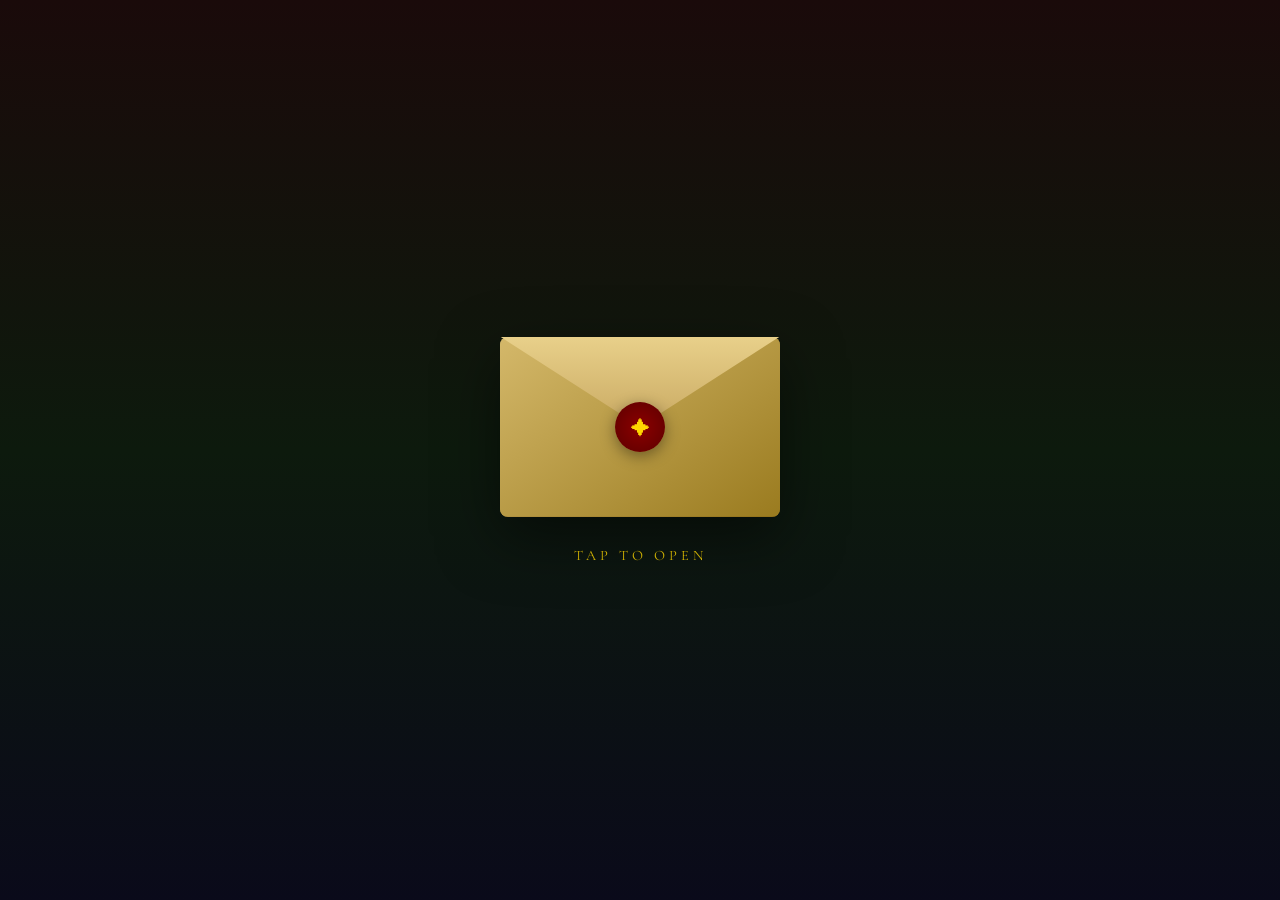
<file: X-mas/index.html>
<!DOCTYPE html>
<html lang="ko">

<head>
    <meta charset="UTF-8">
    <meta name="viewport" content="width=device-width, initial-scale=1.0, maximum-scale=1.0, user-scalable=no">
    <title>AZEL - Christmas & 1st Anniversary</title>
    <link
        href="https://fonts.googleapis.com/css2?family=Noto+Sans+KR:wght@300;400;500;700&family=Playfair+Display:wght@400;500;600;700&family=Great+Vibes&family=Cormorant+Garamond:wght@400;500;600&display=swap"
        rel="stylesheet">
    <style>
        * {
            margin: 0;
            padding: 0;
            box-sizing: border-box;
        }

        body {
            font-family: 'Noto Sans KR', sans-serif;
            background: #030306;
            min-height: 100vh;
            overflow-x: hidden;
            color: #fff;
        }

        /* ============ INTRO VIDEO ============ */
        .intro-screen {
            position: fixed;
            top: 0;
            left: 0;
            width: 100%;
            height: 100%;
            z-index: 10000;
            display: flex;
            flex-direction: column;
            justify-content: center;
            align-items: center;
            background: #000;
            transition: opacity 1s ease, visibility 1s ease;
        }

        .intro-screen.hidden {
            opacity: 0;
            visibility: hidden;
            pointer-events: none;
        }

        .intro-video {
            width: 100%;
            height: 100%;
            object-fit: cover;
            position: absolute;
            top: 0;
            left: 0;
            opacity: 0;
            visibility: hidden;
        }

        .intro-video.playing {
            opacity: 1;
            visibility: visible;
        }

        .intro-video.hidden {
            opacity: 0;
            visibility: hidden;
        }

        .intro-logo {
            position: absolute;
            top: 50%;
            left: 50%;
            transform: translate(-50%, -50%);
            height: 240px;
            width: auto;
            opacity: 0;
            transition: opacity 2s ease;
        }

        .intro-logo.visible {
            opacity: 1;
        }

        .intro-screen.logo-phase {
            background: #fff;
        }

        /* ============ LETTER ENVELOPE ============ */
        .letter-container {
            position: absolute;
            top: 0;
            left: 0;
            width: 100%;
            height: 100%;
            display: flex;
            flex-direction: column;
            justify-content: center;
            align-items: center;
            background: linear-gradient(180deg, #1a0a0a 0%, #0d1a0d 50%, #0a0a1a 100%);
            cursor: pointer;
            opacity: 0;
            visibility: hidden;
            transition: opacity 0.8s ease, visibility 0.8s ease;
        }

        .letter-container.visible {
            opacity: 1;
            visibility: visible;
        }

        .letter-container.hidden {
            opacity: 0;
            visibility: hidden;
            pointer-events: none;
        }

        /* Loading Screen */
        .loading-screen {
            position: absolute;
            top: 0;
            left: 0;
            width: 100%;
            height: 100%;
            display: flex;
            flex-direction: column;
            justify-content: center;
            align-items: center;
            background: #000;
            transition: opacity 0.5s ease, visibility 0.5s ease;
        }

        .loading-screen.hidden {
            opacity: 0;
            visibility: hidden;
        }

        .loading-spinner {
            width: 40px;
            height: 40px;
            border: 2px solid rgba(255, 215, 0, 0.2);
            border-top-color: #ffd700;
            border-radius: 50%;
            animation: spin 1s linear infinite;
        }

        .loading-text {
            margin-top: 15px;
            color: rgba(255, 215, 0, 0.6);
            font-family: 'Cormorant Garamond', serif;
            font-size: 0.8rem;
            letter-spacing: 3px;
        }

        @keyframes spin {
            to {
                transform: rotate(360deg);
            }
        }

        .envelope {
            width: 280px;
            height: 180px;
            position: relative;
            perspective: 1000px;
            margin-bottom: 30px;
            z-index: 10;
        }

        .envelope-back {
            position: absolute;
            width: 100%;
            height: 100%;
            background: linear-gradient(145deg, #c9a962 0%, #8b6914 100%);
            border-radius: 8px;
            box-shadow: 0 20px 60px rgba(0, 0, 0, 0.5);
        }

        .envelope-front {
            position: absolute;
            width: 100%;
            height: 100%;
            background: linear-gradient(145deg, #d4b86a 0%, #9a7b1f 100%);
            border-radius: 8px;
            clip-path: polygon(0 0, 50% 45%, 100% 0, 100% 100%, 0 100%);
        }

        .envelope-flap {
            position: absolute;
            width: 100%;
            height: 90px;
            top: 0;
            background: linear-gradient(180deg, #e8d08a 0%, #c9a962 100%);
            clip-path: polygon(0 0, 50% 100%, 100% 0);
            transform-origin: top center;
            transition: transform 0.6s ease;
            z-index: 2;
        }

        .letter-container:hover .envelope-flap {
            transform: rotateX(30deg);
        }

        .envelope-seal {
            position: absolute;
            top: 50%;
            left: 50%;
            transform: translate(-50%, -50%);
            width: 50px;
            height: 50px;
            background: radial-gradient(circle, #8B0000 0%, #5c0000 100%);
            border-radius: 50%;
            display: flex;
            justify-content: center;
            align-items: center;
            box-shadow: 0 4px 15px rgba(0, 0, 0, 0.4);
            z-index: 3;
        }

        .envelope-seal::after {
            content: '✦';
            color: #ffd700;
            font-size: 1.2rem;
        }

        .letter-text {
            color: rgba(255, 215, 0, 0.8);
            font-family: 'Cormorant Garamond', serif;
            font-size: 0.9rem;
            letter-spacing: 4px;
            text-transform: uppercase;
            animation: pulse-text 2s ease-in-out infinite;
            z-index: 10;
        }

        @keyframes pulse-text {

            0%,
            100% {
                opacity: 0.6;
            }

            50% {
                opacity: 1;
            }
        }

        .snowfall-bg {
            position: absolute;
            width: 100%;
            height: 100%;
            pointer-events: none;
            overflow: hidden;
        }

        .snow-particle {
            position: absolute;
            color: rgba(255, 255, 255, 0.6);
            opacity: 0;
            top: -20px;
            animation: snow-fall-letter 10s linear infinite;
        }

        @keyframes snow-fall-letter {
            0% {
                transform: translateY(0);
                opacity: 0;
            }

            5% {
                opacity: 0.7;
            }

            95% {
                opacity: 0.7;
            }

            100% {
                transform: translateY(calc(100vh + 40px));
                opacity: 0;
            }
        }

        /* ============ OPENING ANIMATION ============ */
        .opening {
            position: fixed;
            top: 0;
            left: 0;
            width: 100%;
            height: 100%;
            z-index: 9999;
            display: flex;
            justify-content: center;
            align-items: center;
            background: #000;
            transition: opacity 1.5s ease, visibility 1.5s ease;
        }

        .opening.hidden {
            opacity: 0;
            visibility: hidden;
            pointer-events: none;
        }

        .brightness-overlay {
            position: absolute;
            top: 0;
            left: 0;
            width: 100%;
            height: 100%;
            background: #000;
            z-index: 5;
            animation: brightnessReveal 3s ease-out forwards;
        }

        @keyframes brightnessReveal {
            0% {
                opacity: 1;
            }

            100% {
                opacity: 0;
            }
        }

        .center-glow {
            position: absolute;
            top: 50%;
            left: 50%;
            transform: translate(-50%, -50%);
            width: 0;
            height: 0;
            background: radial-gradient(circle, rgba(255, 215, 0, 0.3) 0%, rgba(255, 215, 0, 0.1) 30%, transparent 70%);
            border-radius: 50%;
            z-index: 4;
            animation: glowExpand 3s ease-out forwards;
        }

        @keyframes glowExpand {
            0% {
                width: 0;
                height: 0;
                opacity: 0;
            }

            30% {
                opacity: 1;
            }

            100% {
                width: 150vmax;
                height: 150vmax;
                opacity: 1;
            }
        }

        .light-rays {
            position: absolute;
            top: 50%;
            left: 50%;
            transform: translate(-50%, -50%);
            width: 200vmax;
            height: 200vmax;
            z-index: 3;
            opacity: 0;
            animation: raysAppear 2s ease-out 1s forwards;
        }

        @keyframes raysAppear {
            0% {
                opacity: 0;
                transform: translate(-50%, -50%) scale(0.5);
            }

            100% {
                opacity: 1;
                transform: translate(-50%, -50%) scale(1);
            }
        }

        .light-ray {
            position: absolute;
            top: 50%;
            left: 50%;
            width: 2px;
            height: 50%;
            background: linear-gradient(to top, rgba(255, 215, 0, 0.2) 0%, transparent 100%);
            transform-origin: bottom center;
        }

        .vignette {
            position: absolute;
            top: 0;
            left: 0;
            width: 100%;
            height: 100%;
            background: radial-gradient(ellipse at center, transparent 0%, #000 100%);
            z-index: 6;
            animation: vignetteFade 4s ease-out forwards;
        }

        @keyframes vignetteFade {
            0% {
                opacity: 1;
                background: radial-gradient(ellipse at center, transparent 0%, #000 70%);
            }

            100% {
                opacity: 0.3;
                background: radial-gradient(ellipse at center, transparent 30%, #000 100%);
            }
        }

        .stars {
            position: absolute;
            width: 100%;
            height: 100%;
        }

        .star {
            position: absolute;
            width: 2px;
            height: 2px;
            background: #fff;
            border-radius: 50%;
            animation: twinkle 3s ease-in-out infinite;
        }

        @keyframes twinkle {

            0%,
            100% {
                opacity: 0.2;
            }

            50% {
                opacity: 1;
            }
        }

        .golden-dust {
            position: absolute;
            width: 100%;
            height: 100%;
            pointer-events: none;
        }

        .dust {
            position: absolute;
            width: 3px;
            height: 3px;
            background: #ffd700;
            border-radius: 50%;
            opacity: 0;
            animation: dustFloat 8s ease-in-out infinite;
        }

        @keyframes dustFloat {
            0% {
                transform: translateY(100vh) scale(0);
                opacity: 0;
            }

            20% {
                opacity: 0.8;
            }

            80% {
                opacity: 0.8;
            }

            100% {
                transform: translateY(-100px) scale(1);
                opacity: 0;
            }
        }

        .opening-content {
            text-align: center;
            z-index: 10;
        }

        .opening-subtitle {
            font-family: 'Cormorant Garamond', serif;
            font-size: 1rem;
            letter-spacing: 8px;
            color: rgba(255, 215, 0, 0.8);
            text-transform: uppercase;
            opacity: 0;
            animation: fadeUp 1s ease-out 0.5s forwards;
        }

        .opening-title {
            font-family: 'Great Vibes', cursive;
            font-size: 3.5rem;
            color: #fff;
            margin: 15px 0;
            opacity: 0;
            animation: fadeUp 1s ease-out 1s forwards;
            text-shadow: 0 0 40px rgba(255, 215, 0, 0.3);
        }

        .opening-year {
            font-family: 'Playfair Display', serif;
            font-size: 5rem;
            font-weight: 700;
            background: linear-gradient(180deg, #ffd700 0%, #b8860b 100%);
            -webkit-background-clip: text;
            background-clip: text;
            color: transparent;
            opacity: 0;
            animation: fadeUp 1s ease-out 1.5s forwards;
            line-height: 1;
        }

        .opening-brand {
            font-family: 'Playfair Display', serif;
            font-size: 2rem;
            letter-spacing: 15px;
            color: #ffd700;
            margin-top: 20px;
            opacity: 0;
            animation: fadeUp 1s ease-out 2s forwards;
        }

        @keyframes fadeUp {
            from {
                opacity: 0;
                transform: translateY(30px);
            }

            to {
                opacity: 1;
                transform: translateY(0);
            }
        }

        .opening-btn {
            margin-top: 50px;
            padding: 18px 50px;
            background: transparent;
            border: 1px solid rgba(255, 215, 0, 0.5);
            color: #ffd700;
            font-size: 0.9rem;
            letter-spacing: 5px;
            cursor: pointer;
            opacity: 0;
            animation: fadeUp 1s ease-out 2.5s forwards;
            transition: all 0.4s ease;
        }

        .opening-btn:hover {
            background: rgba(255, 215, 0, 0.1);
            border-color: #ffd700;
            box-shadow: 0 0 30px rgba(255, 215, 0, 0.2);
        }

        /* ============ INVITATION CARD ============ */
        .invitation-wrapper {
            min-height: 100vh;
            display: flex;
            justify-content: center;
            align-items: center;
            padding: 40px 20px;
            background:
                radial-gradient(ellipse at top, rgba(139, 69, 19, 0.1) 0%, transparent 50%),
                radial-gradient(ellipse at bottom, rgba(0, 100, 0, 0.1) 0%, transparent 50%),
                #030306;
        }

        .invitation-card {
            width: 100%;
            max-width: 420px;
            background: linear-gradient(180deg, rgba(20, 20, 25, 0.98) 0%, rgba(15, 15, 18, 1) 100%);
            border: 1px solid rgba(255, 215, 0, 0.2);
            border-radius: 3px;
            position: relative;
            overflow: hidden;
            z-index: 10;
        }

        .corner {
            position: absolute;
            width: 80px;
            height: 80px;
            pointer-events: none;
        }

        .corner-tl {
            top: 0;
            left: 0;
            border-top: 2px solid #b8860b;
            border-left: 2px solid #b8860b;
        }

        .corner-tr {
            top: 0;
            right: 0;
            border-top: 2px solid #b8860b;
            border-right: 2px solid #b8860b;
        }

        .corner-bl {
            bottom: 0;
            left: 0;
            border-bottom: 2px solid #b8860b;
            border-left: 2px solid #b8860b;
        }

        .corner-br {
            bottom: 0;
            right: 0;
            border-bottom: 2px solid #b8860b;
            border-right: 2px solid #b8860b;
        }

        .inner-border {
            position: absolute;
            top: 15px;
            left: 15px;
            right: 15px;
            bottom: 15px;
            border: 1px solid rgba(255, 215, 0, 0.15);
            pointer-events: none;
        }

        .card-content {
            padding: 40px 30px;
            text-align: center;
            position: relative;
        }

        .card-header {
            margin-bottom: 25px;
        }

        .card-label {
            font-family: 'Cormorant Garamond', serif;
            font-size: 0.75rem;
            letter-spacing: 5px;
            color: rgba(255, 215, 0, 0.7);
            text-transform: uppercase;
            margin-bottom: 10px;
        }

        .card-title {
            font-family: 'Great Vibes', cursive;
            font-size: 2.2rem;
            color: #fff;
            line-height: 1.2;
            margin-bottom: 6px;
        }

        .card-brand {
            display: flex;
            align-items: center;
            justify-content: center;
            gap: 8px;
            margin-top: 10px;
        }

        .card-brand-text {
            font-family: 'Great Vibes', cursive;
            font-size: 2rem;
            color: #fff;
            text-shadow: 0 0 40px rgba(255, 215, 0, 0.3);
        }

        .card-brand-logo {
            height: 56px;
            width: auto;
            filter: drop-shadow(0 0 15px rgba(255, 215, 0, 0.3));
        }

        .anniversary-inline {
            display: flex;
            align-items: baseline;
            justify-content: center;
            gap: 6px;
            margin-top: 10px;
        }

        .anniversary-num-small {
            font-family: 'Playfair Display', serif;
            font-size: 2rem;
            font-weight: 600;
            background: linear-gradient(180deg, #ffd700 0%, #b8860b 100%);
            -webkit-background-clip: text;
            background-clip: text;
            color: transparent;
        }

        .anniversary-text-small {
            font-family: 'Cormorant Garamond', serif;
            font-size: 0.9rem;
            letter-spacing: 3px;
            color: rgba(255, 215, 0, 0.8);
            text-transform: uppercase;
        }

        .divider {
            display: flex;
            align-items: center;
            justify-content: center;
            gap: 12px;
            margin: 25px 0;
        }

        .divider-line {
            width: 50px;
            height: 1px;
            background: linear-gradient(90deg, transparent, rgba(255, 215, 0, 0.5), transparent);
        }

        .divider-icon {
            color: #b8860b;
            font-size: 0.7rem;
        }

        .message-section {
            margin-bottom: 25px;
        }

        .message-text {
            font-size: 0.85rem;
            color: rgba(255, 255, 255, 0.7);
            line-height: 1.8;
            font-weight: 300;
        }

        .message-text .highlight {
            color: #ffd700;
            font-weight: 500;
        }

        .event-info {
            background: rgba(255, 215, 0, 0.05);
            border: 1px solid rgba(255, 215, 0, 0.15);
            padding: 18px;
            margin-bottom: 20px;
        }

        .event-label {
            font-family: 'Cormorant Garamond', serif;
            font-size: 0.65rem;
            letter-spacing: 3px;
            color: rgba(255, 215, 0, 0.6);
            text-transform: uppercase;
            margin-bottom: 8px;
        }

        .event-date {
            font-family: 'Playfair Display', serif;
            font-size: 1.1rem;
            color: #ffd700;
            letter-spacing: 1px;
        }

        .card-footer {
            padding-top: 15px;
        }

        .footer-text {
            font-size: 0.65rem;
            color: rgba(255, 255, 255, 0.3);
            letter-spacing: 2px;
        }

        /* ============ CHRISTMAS ORNAMENTS ============ */
        .ornaments-container {
            position: fixed;
            top: 0;
            left: 0;
            width: 100%;
            height: 100%;
            pointer-events: none;
            z-index: 15;
            overflow: hidden;
        }

        .ornament {
            position: absolute;
            top: -10px;
            animation: ornamentSwing 3s ease-in-out infinite;
        }

        .ornament-string {
            width: 2px;
            height: 40px;
            background: linear-gradient(180deg, rgba(255, 215, 0, 0.3) 0%, rgba(255, 215, 0, 0.6) 100%);
            margin: 0 auto;
        }

        .ornament-ball {
            width: 35px;
            height: 35px;
            border-radius: 50%;
            position: relative;
            box-shadow:
                inset -5px -5px 15px rgba(0, 0, 0, 0.3),
                inset 5px 5px 15px rgba(255, 255, 255, 0.2),
                0 5px 15px rgba(0, 0, 0, 0.3);
        }

        .ornament-ball::before {
            content: '';
            position: absolute;
            top: 5px;
            left: 8px;
            width: 8px;
            height: 8px;
            background: rgba(255, 255, 255, 0.4);
            border-radius: 50%;
        }

        .ornament-ball::after {
            content: '';
            position: absolute;
            top: -8px;
            left: 50%;
            transform: translateX(-50%);
            width: 12px;
            height: 10px;
            background: #ffd700;
            border-radius: 3px 3px 0 0;
        }

        .ornament-1 {
            left: 5%;
            animation-delay: 0s;
        }

        .ornament-2 {
            right: 8%;
            animation-delay: 0.5s;
        }

        .ornament-3 {
            left: 15%;
            animation-delay: 1s;
        }

        .ornament-4 {
            right: 3%;
            animation-delay: 1.5s;
        }

        .ornament-5 {
            left: 25%;
            animation-delay: 0.3s;
        }

        .ornament-6 {
            right: 20%;
            animation-delay: 0.8s;
        }

        .ornament-1 .ornament-ball {
            background: radial-gradient(circle at 30% 30%, #ff6b6b 0%, #c0392b 100%);
        }

        .ornament-2 .ornament-ball {
            background: radial-gradient(circle at 30% 30%, #ffd700 0%, #b8860b 100%);
        }

        .ornament-3 .ornament-ball {
            background: radial-gradient(circle at 30% 30%, #2ecc71 0%, #1a5c38 100%);
        }

        .ornament-4 .ornament-ball {
            background: radial-gradient(circle at 30% 30%, #9b59b6 0%, #5b2c6f 100%);
        }

        .ornament-5 .ornament-ball {
            background: radial-gradient(circle at 30% 30%, #3498db 0%, #1a5276 100%);
        }

        .ornament-6 .ornament-ball {
            background: radial-gradient(circle at 30% 30%, #e74c3c 0%, #922b21 100%);
        }

        .ornament-1 .ornament-string {
            height: 50px;
        }

        .ornament-2 .ornament-string {
            height: 35px;
        }

        .ornament-3 .ornament-string {
            height: 60px;
        }

        .ornament-4 .ornament-string {
            height: 45px;
        }

        .ornament-5 .ornament-string {
            height: 70px;
        }

        .ornament-6 .ornament-string {
            height: 55px;
        }

        @keyframes ornamentSwing {

            0%,
            100% {
                transform: rotate(-3deg);
            }

            50% {
                transform: rotate(3deg);
            }
        }

        /* ============ FLOOR IMAGE ============ */
        .floor-container {
            position: fixed;
            bottom: 0;
            left: 0;
            width: 100%;
            height: auto;
            pointer-events: none;
            z-index: 15;
        }

        .floor-container img {
            width: 100%;
            height: auto;
            display: block;
        }

        /* Snow Effect */
        .snow-container {
            position: fixed;
            width: 100%;
            height: 100%;
            pointer-events: none;
            z-index: 100;
            overflow: hidden;
        }

        .snowflake {
            position: absolute;
            color: #fff;
            opacity: 0;
            animation: snowFall linear infinite;
        }

        @keyframes snowFall {
            0% {
                transform: translateY(-10px) rotate(0deg);
                opacity: 0;
            }

            10% {
                opacity: 0.6;
            }

            90% {
                opacity: 0.6;
            }

            100% {
                transform: translateY(100vh) rotate(360deg);
                opacity: 0;
            }
        }

        /* Music Control Button */
        .music-btn {
            position: fixed;
            bottom: 20px;
            right: 20px;
            width: 50px;
            height: 50px;
            border-radius: 50%;
            background: rgba(255, 215, 0, 0.2);
            border: 1px solid rgba(255, 215, 0, 0.5);
            color: #ffd700;
            font-size: 1.3rem;
            cursor: pointer;
            z-index: 1000;
            display: flex;
            align-items: center;
            justify-content: center;
            transition: all 0.3s ease;
            backdrop-filter: blur(10px);
        }

        .music-btn:hover {
            background: rgba(255, 215, 0, 0.3);
            transform: scale(1.1);
        }

        .music-btn.playing {
            animation: pulse 1s ease-in-out infinite;
        }

        @keyframes pulse {

            0%,
            100% {
                box-shadow: 0 0 0 0 rgba(255, 215, 0, 0.4);
            }

            50% {
                box-shadow: 0 0 20px 5px rgba(255, 215, 0, 0.3);
            }
        }

        /* Responsive */
        @media (max-width: 400px) {
            .card-content {
                padding: 50px 25px;
            }

            .opening-title {
                font-size: 2.8rem;
            }

            .opening-year {
                font-size: 4rem;
            }

            .card-title {
                font-size: 2.3rem;
            }
        }
    </style>
</head>

<body>
    <!-- Intro Video Screen -->
    <div class="intro-screen" id="introScreen">
        <!-- Loading Screen -->
        <div class="loading-screen" id="loadingScreen">
            <div class="loading-spinner"></div>
            <p class="loading-text">Loading...</p>
        </div>

        <!-- Letter Envelope (Click to Start) -->
        <div class="letter-container" id="letterContainer">
            <div class="snowfall-bg" id="letterSnow"></div>
            <div class="envelope">
                <div class="envelope-back"></div>
                <div class="envelope-front"></div>
                <div class="envelope-flap"></div>
                <div class="envelope-seal"></div>
            </div>
            <p class="letter-text">Tap to Open</p>
        </div>

        <!-- Video (plays after envelope click) -->
        <video class="intro-video" id="introVideo" playsinline preload="auto">
            <source src="intro.mp4" type="video/mp4">
        </video>
        <img src="Azel_clogo.png" alt="AZEL" class="intro-logo" id="introLogo">
    </div>

    <!-- Christmas Ornaments -->
    <div class="ornaments-container" id="ornamentsContainer">
        <div class="ornament ornament-1">
            <div class="ornament-string"></div>
            <div class="ornament-ball"></div>
        </div>
        <div class="ornament ornament-2">
            <div class="ornament-string"></div>
            <div class="ornament-ball"></div>
        </div>
        <div class="ornament ornament-3">
            <div class="ornament-string"></div>
            <div class="ornament-ball"></div>
        </div>
        <div class="ornament ornament-4">
            <div class="ornament-string"></div>
            <div class="ornament-ball"></div>
        </div>
        <div class="ornament ornament-5">
            <div class="ornament-string"></div>
            <div class="ornament-ball"></div>
        </div>
        <div class="ornament ornament-6">
            <div class="ornament-string"></div>
            <div class="ornament-ball"></div>
        </div>
    </div>

    <!-- Snow -->
    <div class="snow-container" id="snowContainer"></div>

    <!-- Floor -->
    <div class="floor-container">
        <img src="snow.png" alt="Snow Floor">
    </div>

    <!-- Background Music -->
    <audio id="bgMusic" loop preload="auto">
        <source src="jingle_bell.mp3" type="audio/mpeg">
    </audio>

    <!-- Music Control Button -->
    <button class="music-btn" id="musicBtn" title="음악 재생/정지">🔇</button>

    <!-- Opening Animation -->
    <div class="opening" id="opening">
        <div class="brightness-overlay"></div>
        <div class="vignette"></div>
        <div class="center-glow"></div>
        <div class="light-rays" id="lightRays"></div>
        <div class="stars" id="stars"></div>
        <div class="golden-dust" id="goldenDust"></div>

        <div class="opening-content">
            <p class="opening-subtitle">You're Invited</p>
            <h1 class="opening-title">Merry Christmas</h1>
            <p class="opening-year">2024</p>
            <p class="opening-brand">AZEL</p>
            <button class="opening-btn" onclick="openInvitation()">OPEN</button>
        </div>
    </div>

    <!-- Invitation Card -->
    <div class="invitation-wrapper">
        <div class="invitation-card">
            <div class="corner corner-tl"></div>
            <div class="corner corner-tr"></div>
            <div class="corner corner-bl"></div>
            <div class="corner corner-br"></div>
            <div class="inner-border"></div>

            <div class="card-content">
                <div class="card-header">
                    <p class="card-label">Invitation</p>
                    <h1 class="card-title">Merry Christmas</h1>
                    <div class="card-brand">
                        <span class="card-brand-text">&</span>
                        <img src="azel_white.png" alt="AZEL" class="card-brand-logo">
                    </div>
                    <div class="anniversary-inline">
                        <span class="anniversary-num-small">1</span>
                        <span class="anniversary-text-small">st Anniversary</span>
                    </div>
                </div>

                <div class="divider">
                    <span class="divider-line"></span>
                    <span class="divider-icon">✦</span>
                    <span class="divider-line"></span>
                </div>

                <div class="message-section">
                    <p class="message-text">
                        소중한 고객님께<br><br>
                        여러분의 사랑 덕분에<br>
                        <span class="highlight">첫 번째 크리스마스</span>와<br>
                        <span class="highlight">1주년</span>을 맞이하게 되었습니다.<br><br>
                        감사의 마음을 담아<br>
                        특별한 이벤트에 초대합니다.
                    </p>
                </div>

                <div class="event-info">
                    <p class="event-label">Event Period</p>
                    <p class="event-date">2024. 12. 20 — 12. 25</p>
                </div>

                <div class="card-footer">
                    <p class="footer-text">WITH LOVE, AZEL</p>
                </div>
            </div>
        </div>
    </div>

    <script>
        // Open Invitation
        function openInvitation() {
            document.getElementById('opening').classList.add('hidden');
            playMusicOnOpen();
        }

        // Create Light Rays
        function createLightRays() {
            const container = document.getElementById('lightRays');
            for (let i = 0; i < 12; i++) {
                const ray = document.createElement('div');
                ray.className = 'light-ray';
                ray.style.transform = `rotate(${i * 30}deg)`;
                container.appendChild(ray);
            }
        }

        // Create Stars
        function createStars() {
            const container = document.getElementById('stars');
            for (let i = 0; i < 80; i++) {
                const star = document.createElement('div');
                star.className = 'star';
                star.style.left = Math.random() * 100 + '%';
                star.style.top = Math.random() * 100 + '%';
                star.style.animationDelay = Math.random() * 3 + 's';
                star.style.width = Math.random() * 2 + 1 + 'px';
                star.style.height = star.style.width;
                container.appendChild(star);
            }
        }

        // Create Golden Dust
        function createGoldenDust() {
            const container = document.getElementById('goldenDust');
            for (let i = 0; i < 30; i++) {
                const dust = document.createElement('div');
                dust.className = 'dust';
                dust.style.left = Math.random() * 100 + '%';
                dust.style.animationDelay = Math.random() * 8 + 's';
                dust.style.animationDuration = (Math.random() * 4 + 6) + 's';
                container.appendChild(dust);
            }
        }

        // Create Snow
        function createSnow() {
            const container = document.getElementById('snowContainer');
            const snowflakes = ['❄', '❅', '❆'];

            setInterval(() => {
                const snow = document.createElement('div');
                snow.className = 'snowflake';
                snow.textContent = snowflakes[Math.floor(Math.random() * snowflakes.length)];
                snow.style.left = Math.random() * 100 + '%';
                snow.style.fontSize = (Math.random() * 10 + 8) + 'px';
                snow.style.animationDuration = (Math.random() * 5 + 8) + 's';
                container.appendChild(snow);

                setTimeout(() => snow.remove(), 13000);
            }, 400);
        }

        // Auto open after 8 seconds
        setTimeout(() => {
            if (!document.getElementById('opening').classList.contains('hidden')) {
                openInvitation();
            }
        }, 8000);

        // Initialize
        document.addEventListener('DOMContentLoaded', () => {
            createLightRays();
            createStars();
            createGoldenDust();
            createSnow();
            initMusicControl();
            initIntroVideo();
        });

        // Intro Video Control
        function initIntroVideo() {
            const video = document.getElementById('introVideo');
            const logo = document.getElementById('introLogo');
            const introScreen = document.getElementById('introScreen');
            const letterContainer = document.getElementById('letterContainer');
            const loadingScreen = document.getElementById('loadingScreen');
            const music = document.getElementById('bgMusic');

            // Create snow for letter screen
            createLetterSnow();

            // Function to show letter envelope
            function showLetterEnvelope() {
                if (!letterContainer.classList.contains('visible')) {
                    loadingScreen.classList.add('hidden');
                    letterContainer.classList.add('visible');
                }
            }

            // Multiple fallback strategies for mobile compatibility
            // 1. canplaythrough (desktop)
            video.addEventListener('canplaythrough', showLetterEnvelope, { once: true });

            // 2. loadeddata (works better on some mobile)
            video.addEventListener('loadeddata', showLetterEnvelope, { once: true });

            // 3. loadedmetadata (minimal but enough to start)
            video.addEventListener('loadedmetadata', showLetterEnvelope, { once: true });

            // 4. Fallback: if already loaded
            if (video.readyState >= 1) {
                showLetterEnvelope();
            }

            // 5. Ultimate fallback: timeout after 3 seconds
            setTimeout(showLetterEnvelope, 3000);

            // Click envelope to start video
            letterContainer.addEventListener('click', () => {
                // Hide envelope
                letterContainer.classList.remove('visible');
                letterContainer.classList.add('hidden');
                // Show and play video
                video.classList.add('playing');
                video.play();

                // Mobile: Prime audio on user interaction
                // This allows music to play later even on mobile
                music.load();
                // Try to play immediately (will be paused when video has audio)
                // This "unlocks" the audio on mobile browsers
                music.volume = 0;
                music.play().then(() => {
                    music.pause();
                    music.currentTime = 0;
                    music.volume = 1;
                }).catch(() => { });
            });

            // Start music 0.5s before video ends
            let musicStarted = false;
            video.addEventListener('timeupdate', () => {
                if (!musicStarted && video.duration - video.currentTime <= 0.5) {
                    musicStarted = true;
                    music.play().catch(e => console.log('Autoplay blocked:', e));
                }
            });

            // When video ends
            video.addEventListener('ended', () => {
                // Hide video and change to white background
                video.classList.remove('playing');
                video.classList.add('hidden');
                introScreen.classList.add('logo-phase');

                // Show logo with fade in
                setTimeout(() => {
                    logo.classList.add('visible');
                }, 100);

                // After 2 seconds, transition to opening screen
                setTimeout(() => {
                    introScreen.classList.add('hidden');
                }, 2200);
            });
        }

        // Create snow effect for letter screen
        function createLetterSnow() {
            const container = document.getElementById('letterSnow');
            const snowflakes = ['❄', '❅', '❆', '•'];

            for (let i = 0; i < 30; i++) {
                const snow = document.createElement('div');
                snow.className = 'snow-particle';
                snow.textContent = snowflakes[Math.floor(Math.random() * snowflakes.length)];
                snow.style.left = Math.random() * 100 + '%';
                snow.style.fontSize = (Math.random() * 8 + 6) + 'px';
                snow.style.animationDuration = (Math.random() * 5 + 8) + 's';
                snow.style.animationDelay = (Math.random() * 5) + 's';
                container.appendChild(snow);
            }
        }

        // Music Control
        function initMusicControl() {
            const music = document.getElementById('bgMusic');
            const btn = document.getElementById('musicBtn');

            btn.addEventListener('click', toggleMusic);

            // Update button state
            music.addEventListener('play', () => {
                btn.textContent = '🔊';
                btn.classList.add('playing');
            });

            music.addEventListener('pause', () => {
                btn.textContent = '🔇';
                btn.classList.remove('playing');
            });
        }

        function toggleMusic() {
            const music = document.getElementById('bgMusic');
            if (music.paused) {
                music.play().catch(e => console.log('Autoplay blocked:', e));
            } else {
                music.pause();
            }
        }

        // Play music when opening invitation
        function playMusicOnOpen() {
            const music = document.getElementById('bgMusic');
            music.play().catch(e => console.log('Autoplay blocked:', e));
        }
    </script>
</body>

</html>
</file>
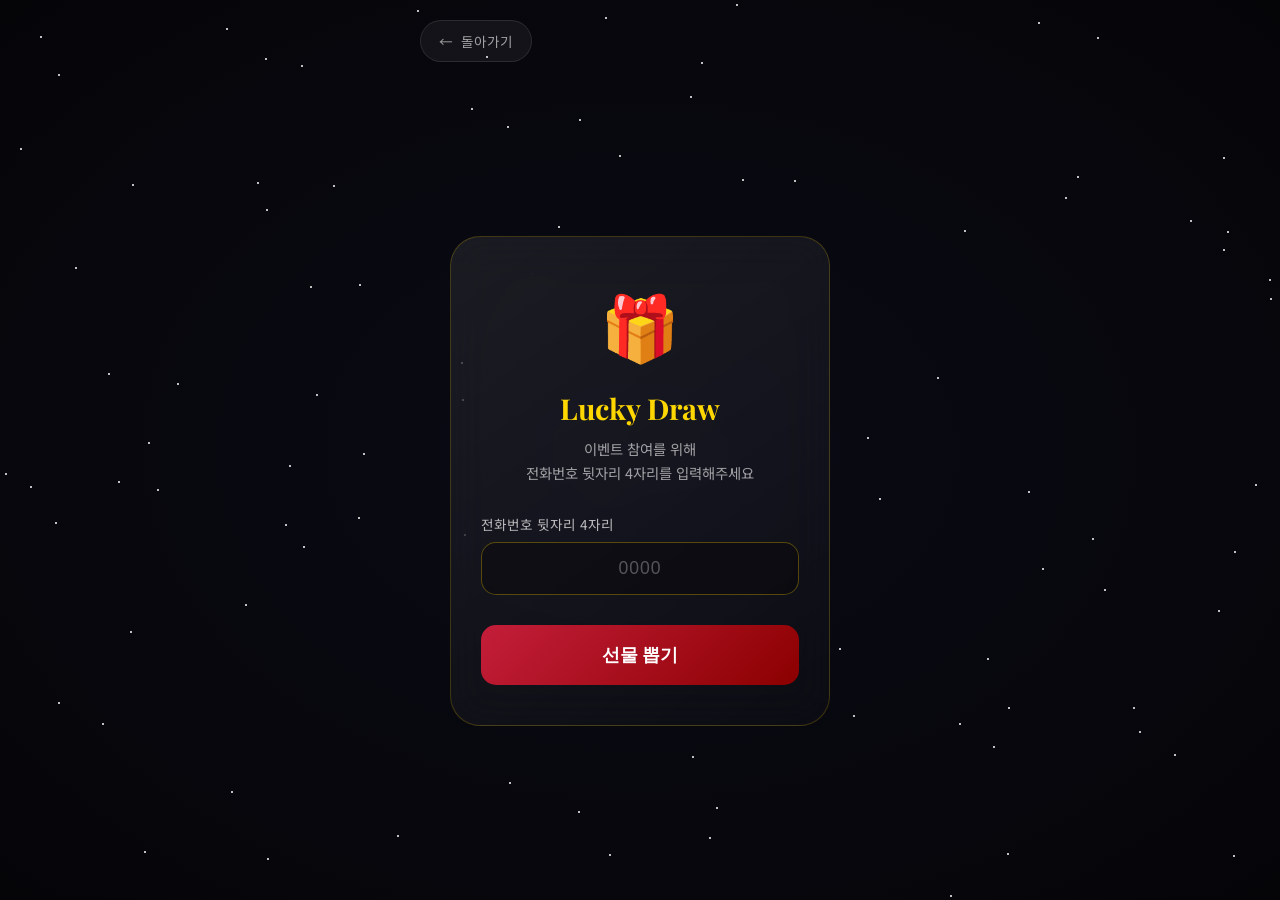
<file: X-mas/draw.html>
<!DOCTYPE html>
<html lang="ko">
<head>
    <meta charset="UTF-8">
    <meta name="viewport" content="width=device-width, initial-scale=1.0, maximum-scale=1.0, user-scalable=no">
    <title>AZEL - Lucky Draw</title>
    <link href="https://fonts.googleapis.com/css2?family=Noto+Sans+KR:wght@300;400;700;900&family=Playfair+Display:wght@400;700&family=Great+Vibes&display=swap" rel="stylesheet">
    <style>
        * {
            margin: 0;
            padding: 0;
            box-sizing: border-box;
        }

        body {
            font-family: 'Noto Sans KR', sans-serif;
            min-height: 100vh;
            overflow-x: hidden;
            color: #fff;
            background: #050508;
        }

        /* ============ BACKGROUND ============ */
        .bg-layer {
            position: fixed;
            top: 0;
            left: 0;
            width: 100%;
            height: 100%;
            pointer-events: none;
            z-index: 0;
            background: radial-gradient(ellipse at center, #0a0a15 0%, #050508 100%);
        }

        .stars {
            position: absolute;
            width: 100%;
            height: 100%;
        }

        .star {
            position: absolute;
            width: 2px;
            height: 2px;
            background: #fff;
            border-radius: 50%;
            animation: twinkle 3s ease-in-out infinite;
        }

        @keyframes twinkle {
            0%, 100% { opacity: 0.3; }
            50% { opacity: 1; }
        }

        /* Snow */
        .snow-container {
            position: fixed;
            width: 100%;
            height: 100%;
            overflow: hidden;
            pointer-events: none;
            z-index: 5;
        }

        .snowflake {
            position: absolute;
            color: #fff;
            opacity: 0;
            animation: snowDrift linear infinite;
            text-shadow: 0 0 5px rgba(255,255,255,0.5);
        }

        @keyframes snowDrift {
            0% { transform: translateY(-20px) rotate(0deg); opacity: 0; }
            10% { opacity: 0.7; }
            90% { opacity: 0.7; }
            100% { transform: translateY(100vh) rotate(360deg); opacity: 0; }
        }

        /* ============ MAIN CONTAINER ============ */
        .main-container {
            max-width: 480px;
            margin: 0 auto;
            padding: 20px;
            position: relative;
            z-index: 10;
            min-height: 100vh;
            display: flex;
            flex-direction: column;
        }

        /* Back Button */
        .back-btn {
            display: inline-flex;
            align-items: center;
            gap: 8px;
            padding: 10px 18px;
            background: rgba(255, 255, 255, 0.05);
            border: 1px solid rgba(255, 255, 255, 0.1);
            border-radius: 25px;
            color: rgba(255, 255, 255, 0.6);
            font-size: 0.85rem;
            text-decoration: none;
            transition: all 0.3s ease;
            width: fit-content;
            margin-bottom: 20px;
        }

        .back-btn:hover {
            background: rgba(255, 255, 255, 0.1);
            color: #fff;
        }

        /* ============ VERIFICATION FORM ============ */
        .verify-section {
            flex: 1;
            display: flex;
            flex-direction: column;
            justify-content: center;
            align-items: center;
            text-align: center;
            padding: 20px;
        }

        .verify-card {
            background: linear-gradient(145deg, rgba(255,255,255,0.08) 0%, rgba(255,255,255,0.02) 100%);
            border: 1px solid rgba(255, 215, 0, 0.2);
            border-radius: 30px;
            padding: 40px 30px;
            width: 100%;
            max-width: 380px;
            backdrop-filter: blur(20px);
        }

        .verify-icon {
            font-size: 4rem;
            margin-bottom: 20px;
            animation: giftFloat 3s ease-in-out infinite;
        }

        @keyframes giftFloat {
            0%, 100% { transform: translateY(0) rotate(-5deg); }
            50% { transform: translateY(-10px) rotate(5deg); }
        }

        .verify-title {
            font-family: 'Playfair Display', serif;
            font-size: 1.8rem;
            color: #ffd700;
            margin-bottom: 10px;
        }

        .verify-desc {
            color: rgba(255,255,255,0.6);
            font-size: 0.9rem;
            margin-bottom: 30px;
            line-height: 1.6;
        }

        .input-group {
            margin-bottom: 20px;
        }

        .input-group label {
            display: block;
            text-align: left;
            color: rgba(255,255,255,0.7);
            font-size: 0.85rem;
            margin-bottom: 8px;
        }

        .input-group input {
            width: 100%;
            padding: 15px 20px;
            background: rgba(0,0,0,0.3);
            border: 1px solid rgba(255, 215, 0, 0.3);
            border-radius: 15px;
            color: #fff;
            font-size: 1.1rem;
            text-align: center;
            letter-spacing: 3px;
            transition: all 0.3s ease;
        }

        .input-group input:focus {
            outline: none;
            border-color: #ffd700;
            box-shadow: 0 0 20px rgba(255, 215, 0, 0.2);
        }

        .input-group input::placeholder {
            color: rgba(255,255,255,0.3);
            letter-spacing: 1px;
        }

        .verify-btn {
            width: 100%;
            padding: 18px;
            background: linear-gradient(135deg, #c41e3a 0%, #8b0000 100%);
            border: none;
            border-radius: 15px;
            color: #fff;
            font-size: 1.1rem;
            font-weight: 700;
            cursor: pointer;
            transition: all 0.3s ease;
            margin-top: 10px;
        }

        .verify-btn:hover {
            transform: translateY(-2px);
            box-shadow: 0 10px 30px rgba(196, 30, 58, 0.4);
        }

        .verify-btn:disabled {
            opacity: 0.5;
            cursor: not-allowed;
            transform: none;
        }

        .error-msg {
            color: #ff6b6b;
            font-size: 0.85rem;
            margin-top: 15px;
            display: none;
        }

        .error-msg.show {
            display: block;
        }

        /* ============ GACHA ANIMATION SECTION ============ */
        .gacha-section {
            display: none;
            position: fixed;
            top: 0;
            left: 0;
            width: 100%;
            height: 100%;
            z-index: 1000;
            background: #050508;
            overflow: hidden;
        }

        .gacha-section.active {
            display: block;
        }

        /* Phase 1: Box Selection */
        .gacha-box-phase {
            position: absolute;
            width: 100%;
            height: 100%;
            display: flex;
            flex-direction: column;
            justify-content: center;
            align-items: center;
            padding: 20px;
            opacity: 1;
            transition: opacity 0.5s ease;
        }

        .gacha-box-phase.hidden {
            opacity: 0;
            pointer-events: none;
        }

        .gacha-instruction {
            font-size: 1.2rem;
            color: rgba(255,255,255,0.8);
            margin-bottom: 40px;
            text-align: center;
        }

        .gacha-boxes {
            display: grid;
            grid-template-columns: repeat(3, 1fr);
            gap: 15px;
            max-width: 350px;
            width: 100%;
        }

        .gacha-box {
            aspect-ratio: 1;
            position: relative;
            cursor: pointer;
            transition: all 0.3s ease;
            animation: boxIdle 2s ease-in-out infinite;
        }

        .gacha-box:nth-child(2) { animation-delay: -0.3s; }
        .gacha-box:nth-child(3) { animation-delay: -0.6s; }
        .gacha-box:nth-child(4) { animation-delay: -0.9s; }
        .gacha-box:nth-child(5) { animation-delay: -1.2s; }
        .gacha-box:nth-child(6) { animation-delay: -1.5s; }
        .gacha-box:nth-child(7) { animation-delay: -0.2s; }
        .gacha-box:nth-child(8) { animation-delay: -0.5s; }
        .gacha-box:nth-child(9) { animation-delay: -0.8s; }

        @keyframes boxIdle {
            0%, 100% { transform: translateY(0); }
            50% { transform: translateY(-5px); }
        }

        .gacha-box:hover {
            transform: scale(1.1) !important;
            z-index: 10;
        }

        .gacha-box-inner {
            width: 100%;
            height: 100%;
            background: linear-gradient(145deg, #c41e3a 0%, #8b0000 100%);
            border-radius: 15px;
            position: relative;
            box-shadow: 0 10px 30px rgba(0,0,0,0.5), 0 0 15px rgba(196, 30, 58, 0.3);
        }

        .gacha-box-inner::before {
            content: '';
            position: absolute;
            top: 0;
            left: 50%;
            transform: translateX(-50%);
            width: 25%;
            height: 100%;
            background: linear-gradient(90deg, #b8860b, #ffd700, #b8860b);
        }

        .gacha-box-inner::after {
            content: '';
            position: absolute;
            top: 50%;
            left: 0;
            transform: translateY(-50%);
            width: 100%;
            height: 25%;
            background: linear-gradient(180deg, #b8860b, #ffd700, #b8860b);
        }

        .gacha-box .bow {
            position: absolute;
            top: -10px;
            left: 50%;
            transform: translateX(-50%);
            font-size: 2rem;
            z-index: 10;
            filter: drop-shadow(0 3px 5px rgba(0,0,0,0.3));
        }

        /* Phase 2: Energy Gathering */
        .gacha-energy-phase {
            position: absolute;
            width: 100%;
            height: 100%;
            display: flex;
            justify-content: center;
            align-items: center;
            opacity: 0;
            pointer-events: none;
        }

        .gacha-energy-phase.active {
            opacity: 1;
        }

        .energy-circle {
            width: 200px;
            height: 200px;
            border-radius: 50%;
            position: relative;
            display: flex;
            justify-content: center;
            align-items: center;
        }

        .energy-ring {
            position: absolute;
            border: 3px solid transparent;
            border-radius: 50%;
            animation: ringExpand 1.5s ease-out infinite;
        }

        .energy-ring:nth-child(1) { width: 100px; height: 100px; border-color: #ffd700; animation-delay: 0s; }
        .energy-ring:nth-child(2) { width: 100px; height: 100px; border-color: #ff6b6b; animation-delay: 0.3s; }
        .energy-ring:nth-child(3) { width: 100px; height: 100px; border-color: #50c878; animation-delay: 0.6s; }

        @keyframes ringExpand {
            0% { transform: scale(1); opacity: 1; }
            100% { transform: scale(3); opacity: 0; }
        }

        .energy-particles {
            position: absolute;
            width: 100%;
            height: 100%;
        }

        .energy-particle {
            position: absolute;
            width: 8px;
            height: 8px;
            border-radius: 50%;
            animation: particleGather 2s ease-in-out infinite;
        }

        @keyframes particleGather {
            0% { transform: translate(var(--startX), var(--startY)) scale(1); opacity: 0; }
            50% { opacity: 1; }
            100% { transform: translate(0, 0) scale(0); opacity: 0; }
        }

        .energy-core {
            width: 80px;
            height: 80px;
            background: radial-gradient(circle, #fff 0%, #ffd700 50%, #ff6b6b 100%);
            border-radius: 50%;
            animation: corePulse 0.5s ease-in-out infinite;
            box-shadow: 0 0 50px #ffd700, 0 0 100px #ff6b6b;
        }

        @keyframes corePulse {
            0%, 100% { transform: scale(1); }
            50% { transform: scale(1.2); }
        }

        /* Phase 3: Card Reveal */
        .gacha-reveal-phase {
            position: absolute;
            width: 100%;
            height: 100%;
            display: flex;
            flex-direction: column;
            justify-content: center;
            align-items: center;
            opacity: 0;
            pointer-events: none;
        }

        .gacha-reveal-phase.active {
            opacity: 1;
            pointer-events: auto;
        }

        /* Light Burst */
        .light-burst {
            position: absolute;
            width: 100%;
            height: 100%;
            overflow: hidden;
        }

        .light-ray {
            position: absolute;
            top: 50%;
            left: 50%;
            width: 4px;
            height: 150%;
            background: linear-gradient(to bottom, transparent, rgba(255, 215, 0, 0.5), transparent);
            transform-origin: center top;
        }

        /* Prize Card */
        .prize-card-container {
            perspective: 1500px;
            margin-bottom: 30px;
        }

        .prize-card {
            width: 280px;
            height: 380px;
            position: relative;
            transform-style: preserve-3d;
            animation: cardReveal 1.5s ease-out forwards;
        }

        @keyframes cardReveal {
            0% { transform: rotateY(180deg) scale(0.5); opacity: 0; }
            50% { transform: rotateY(90deg) scale(0.8); }
            100% { transform: rotateY(0deg) scale(1); opacity: 1; }
        }

        .prize-card-face {
            position: absolute;
            width: 100%;
            height: 100%;
            border-radius: 20px;
            backface-visibility: hidden;
            display: flex;
            flex-direction: column;
            justify-content: center;
            align-items: center;
            padding: 30px;
            text-align: center;
        }

        .prize-card-front {
            background: linear-gradient(145deg, #1a1a2e 0%, #0a0a15 100%);
            border: 3px solid;
            border-image: linear-gradient(135deg, #ffd700, #ff6b6b, #ffd700) 1;
            box-shadow:
                0 0 50px rgba(255, 215, 0, 0.3),
                0 20px 60px rgba(0, 0, 0, 0.5),
                inset 0 0 50px rgba(255, 215, 0, 0.1);
        }

        .prize-rarity {
            font-size: 0.9rem;
            font-weight: 700;
            letter-spacing: 5px;
            margin-bottom: 20px;
            padding: 8px 20px;
            border-radius: 20px;
            text-transform: uppercase;
        }

        .rarity-legendary {
            background: linear-gradient(135deg, #ffd700, #ff6b6b);
            color: #000;
            animation: rarityGlow 1s ease-in-out infinite alternate;
        }

        @keyframes rarityGlow {
            0% { box-shadow: 0 0 10px #ffd700; }
            100% { box-shadow: 0 0 30px #ffd700, 0 0 50px #ff6b6b; }
        }

        .prize-icon-large {
            font-size: 6rem;
            margin-bottom: 25px;
            animation: iconBounce 2s ease-in-out infinite;
            filter: drop-shadow(0 0 30px rgba(255, 215, 0, 0.5));
        }

        @keyframes iconBounce {
            0%, 100% { transform: translateY(0) scale(1); }
            50% { transform: translateY(-10px) scale(1.05); }
        }

        .prize-name-large {
            font-family: 'Playfair Display', serif;
            font-size: 1.5rem;
            font-weight: 700;
            color: #fff;
            margin-bottom: 15px;
            line-height: 1.4;
        }

        .prize-desc-large {
            font-size: 0.95rem;
            color: rgba(255, 255, 255, 0.7);
            line-height: 1.6;
        }

        /* Sparkles around card */
        .card-sparkles {
            position: absolute;
            width: 350px;
            height: 450px;
            pointer-events: none;
        }

        .card-sparkle {
            position: absolute;
            font-size: 1.5rem;
            animation: sparkleOrbit 3s linear infinite;
        }

        @keyframes sparkleOrbit {
            0% { transform: rotate(0deg) translateX(180px) rotate(0deg); opacity: 0.5; }
            50% { opacity: 1; }
            100% { transform: rotate(360deg) translateX(180px) rotate(-360deg); opacity: 0.5; }
        }

        /* Confirm Button */
        .confirm-btn {
            padding: 20px 60px;
            background: linear-gradient(135deg, #ffd700 0%, #b8860b 100%);
            border: none;
            border-radius: 50px;
            color: #000;
            font-size: 1.2rem;
            font-weight: 700;
            cursor: pointer;
            transition: all 0.3s ease;
            box-shadow: 0 10px 40px rgba(255, 215, 0, 0.3);
            opacity: 0;
            animation: btnFadeIn 0.5s ease-out 1.5s forwards;
        }

        @keyframes btnFadeIn {
            to { opacity: 1; }
        }

        .confirm-btn:hover {
            transform: translateY(-3px) scale(1.05);
            box-shadow: 0 15px 50px rgba(255, 215, 0, 0.5);
        }

        /* Confetti & Particles */
        .celebration-particles {
            position: absolute;
            width: 100%;
            height: 100%;
            pointer-events: none;
            overflow: hidden;
        }

        .confetti {
            position: absolute;
            animation: confettiFall linear forwards;
        }

        @keyframes confettiFall {
            0% { transform: translateY(-20px) rotate(0deg); opacity: 1; }
            100% { transform: translateY(100vh) rotate(720deg); opacity: 0; }
        }

        /* Skip Button */
        .skip-btn {
            position: absolute;
            top: 20px;
            right: 20px;
            padding: 10px 20px;
            background: rgba(255,255,255,0.1);
            border: 1px solid rgba(255,255,255,0.2);
            border-radius: 20px;
            color: rgba(255,255,255,0.5);
            font-size: 0.8rem;
            cursor: pointer;
            z-index: 100;
            transition: all 0.3s ease;
        }

        .skip-btn:hover {
            background: rgba(255,255,255,0.2);
            color: #fff;
        }

        /* Already Participated */
        .already-section {
            display: none;
            flex: 1;
            justify-content: center;
            align-items: center;
            text-align: center;
            padding: 20px;
        }

        .already-section.show {
            display: flex;
        }

        .already-card {
            background: linear-gradient(145deg, rgba(255,107,107,0.1) 0%, rgba(139,0,0,0.1) 100%);
            border: 1px solid rgba(255, 107, 107, 0.3);
            border-radius: 30px;
            padding: 50px 30px;
            max-width: 350px;
        }

        .already-icon {
            font-size: 5rem;
            margin-bottom: 20px;
        }

        .already-title {
            font-size: 1.5rem;
            color: #ff6b6b;
            margin-bottom: 15px;
        }

        .already-text {
            color: rgba(255,255,255,0.6);
            line-height: 1.8;
        }

        .already-prize {
            margin-top: 25px;
            padding: 20px;
            background: rgba(255, 215, 0, 0.1);
            border: 1px solid rgba(255, 215, 0, 0.3);
            border-radius: 15px;
        }

        .already-prize-label {
            font-size: 0.85rem;
            color: rgba(255,255,255,0.5);
            margin-bottom: 8px;
        }

        .already-prize-name {
            font-size: 1.2rem;
            color: #ffd700;
            font-weight: 700;
        }

        /* Responsive */
        @media (max-width: 360px) {
            .gacha-boxes { max-width: 280px; gap: 10px; }
            .prize-card { width: 250px; height: 340px; }
            .prize-icon-large { font-size: 5rem; }
        }
    </style>
</head>
<body>
    <!-- Background -->
    <div class="bg-layer">
        <div class="stars" id="stars"></div>
    </div>
    <div class="snow-container" id="snowContainer"></div>

    <!-- Main Container -->
    <div class="main-container">
        <a href="index.html" class="back-btn">
            <span>←</span>
            <span>돌아가기</span>
        </a>

        <!-- Verification Form -->
        <div class="verify-section" id="verifySection">
            <div class="verify-card">
                <div class="verify-icon">🎁</div>
                <h2 class="verify-title">Lucky Draw</h2>
                <p class="verify-desc">
                    이벤트 참여를 위해<br>
                    전화번호 뒷자리 4자리를 입력해주세요
                </p>

                <div class="input-group">
                    <label>전화번호 뒷자리 4자리</label>
                    <input type="tel" id="phoneInput" maxlength="4" placeholder="0000" pattern="[0-9]*" inputmode="numeric">
                </div>

                <button class="verify-btn" id="verifyBtn" onclick="startGacha()">
                    선물 뽑기
                </button>

                <p class="error-msg" id="errorMsg">이미 참여하셨습니다!</p>
            </div>
        </div>

        <!-- Already Participated -->
        <div class="already-section" id="alreadySection">
            <div class="already-card">
                <div class="already-icon">🎉</div>
                <h2 class="already-title">이미 참여하셨습니다!</h2>
                <p class="already-text">
                    해당 번호로 이미 이벤트에<br>
                    참여하셨습니다.
                </p>
                <div class="already-prize">
                    <div class="already-prize-label">당첨된 선물</div>
                    <div class="already-prize-name" id="alreadyPrizeName">-</div>
                </div>
            </div>
        </div>
    </div>

    <!-- Gacha Animation Section -->
    <div class="gacha-section" id="gachaSection">
        <button class="skip-btn" onclick="skipToResult()">SKIP ▶</button>

        <!-- Phase 1: Box Selection -->
        <div class="gacha-box-phase" id="boxPhase">
            <p class="gacha-instruction">✨ 선물 상자를 선택하세요 ✨</p>
            <div class="gacha-boxes" id="gachaBoxes"></div>
        </div>

        <!-- Phase 2: Energy Gathering -->
        <div class="gacha-energy-phase" id="energyPhase">
            <div class="energy-circle">
                <div class="energy-ring"></div>
                <div class="energy-ring"></div>
                <div class="energy-ring"></div>
                <div class="energy-particles" id="energyParticles"></div>
                <div class="energy-core"></div>
            </div>
        </div>

        <!-- Phase 3: Card Reveal -->
        <div class="gacha-reveal-phase" id="revealPhase">
            <div class="light-burst" id="lightBurst"></div>
            <div class="celebration-particles" id="celebrationParticles"></div>

            <div class="prize-card-container">
                <div class="card-sparkles">
                    <span class="card-sparkle" style="animation-delay: 0s;">✦</span>
                    <span class="card-sparkle" style="animation-delay: -0.5s;">✦</span>
                    <span class="card-sparkle" style="animation-delay: -1s;">✦</span>
                    <span class="card-sparkle" style="animation-delay: -1.5s;">✦</span>
                    <span class="card-sparkle" style="animation-delay: -2s;">✦</span>
                    <span class="card-sparkle" style="animation-delay: -2.5s;">✦</span>
                </div>
                <div class="prize-card">
                    <div class="prize-card-face prize-card-front">
                        <div class="prize-rarity rarity-legendary" id="prizeRarity">SPECIAL</div>
                        <div class="prize-icon-large" id="prizeIcon">🎁</div>
                        <div class="prize-name-large" id="prizeName">선물</div>
                        <div class="prize-desc-large" id="prizeDesc">설명</div>
                    </div>
                </div>
            </div>

            <button class="confirm-btn" onclick="finishGacha()">확인</button>
        </div>
    </div>

    <script>
        // Prize Data
        const prizes = [
            { name: "10% 할인 쿠폰", icon: "🎫", desc: "다음 구매 시 10% 할인!", rarity: "SPECIAL" },
            { name: "20% 할인 쿠폰", icon: "🎉", desc: "다음 구매 시 20% 할인!", rarity: "RARE" },
            { name: "무료 배송권", icon: "📦", desc: "배송비 무료 혜택!", rarity: "SPECIAL" },
            { name: "스페셜 스티커", icon: "⭐", desc: "AZEL 한정판 스티커!", rarity: "RARE" },
            { name: "럭키 굿즈 세트", icon: "🎀", desc: "피규어 키체인 + 스티커!", rarity: "SUPER RARE" },
            { name: "30% 할인 쿠폰", icon: "🌟", desc: "다음 구매 시 30% 할인!", rarity: "SUPER RARE" },
            { name: "더블 포인트", icon: "💎", desc: "포인트 2배 적립!", rarity: "RARE" },
            { name: "VIP 우선구매권", icon: "👑", desc: "신상품 우선 구매!", rarity: "LEGENDARY" },
            { name: "프리미엄 선물세트", icon: "🎄", desc: "크리스마스 스페셜!", rarity: "LEGENDARY" }
        ];

        let selectedPrize = null;
        let currentPhone = '';

        // Check participation on load
        function checkParticipation() {
            // LocalStorage 체크 (실제 서버 연동 시 API 호출로 변경)
            const participated = localStorage.getItem('azel_xmas_2024');
            if (participated) {
                const data = JSON.parse(participated);
                document.getElementById('alreadyPrizeName').textContent = data.prize;
                document.getElementById('verifySection').style.display = 'none';
                document.getElementById('alreadySection').classList.add('show');
            }
        }

        // Start Gacha
        function startGacha() {
            const phone = document.getElementById('phoneInput').value;

            if (phone.length !== 4 || !/^\d{4}$/.test(phone)) {
                alert('전화번호 뒷자리 4자리를 입력해주세요.');
                return;
            }

            // 중복 체크 (실제로는 서버 API 호출)
            const participated = localStorage.getItem('azel_xmas_' + phone);
            if (participated) {
                const data = JSON.parse(participated);
                document.getElementById('errorMsg').classList.add('show');
                document.getElementById('alreadyPrizeName').textContent = data.prize;
                setTimeout(() => {
                    document.getElementById('verifySection').style.display = 'none';
                    document.getElementById('alreadySection').classList.add('show');
                }, 1000);
                return;
            }

            currentPhone = phone;
            document.getElementById('gachaSection').classList.add('active');
            initGachaBoxes();
        }

        // Initialize Gacha Boxes
        function initGachaBoxes() {
            const container = document.getElementById('gachaBoxes');
            container.innerHTML = '';

            for (let i = 0; i < 9; i++) {
                const box = document.createElement('div');
                box.className = 'gacha-box';
                box.innerHTML = `
                    <div class="gacha-box-inner"></div>
                    <span class="bow">🎀</span>
                `;
                box.onclick = () => selectGachaBox(box);
                container.appendChild(box);
            }
        }

        // Select Gacha Box
        function selectGachaBox(box) {
            // Disable all boxes
            document.querySelectorAll('.gacha-box').forEach(b => {
                b.style.pointerEvents = 'none';
            });

            // Animate selected box
            box.style.animation = 'none';
            box.style.transform = 'scale(1.3)';
            box.style.transition = 'all 0.3s ease';

            // Random prize
            selectedPrize = prizes[Math.floor(Math.random() * prizes.length)];

            // Start animation sequence
            setTimeout(() => {
                box.style.opacity = '0';
                startEnergyPhase();
            }, 500);
        }

        // Phase 2: Energy Gathering
        function startEnergyPhase() {
            document.getElementById('boxPhase').classList.add('hidden');
            document.getElementById('energyPhase').classList.add('active');

            // Create energy particles
            createEnergyParticles();

            // After energy phase, show reveal
            setTimeout(() => {
                startRevealPhase();
            }, 2500);
        }

        // Create Energy Particles
        function createEnergyParticles() {
            const container = document.getElementById('energyParticles');
            const colors = ['#ffd700', '#ff6b6b', '#50c878', '#ff69b4', '#87ceeb'];

            for (let i = 0; i < 30; i++) {
                const particle = document.createElement('div');
                particle.className = 'energy-particle';
                particle.style.backgroundColor = colors[Math.floor(Math.random() * colors.length)];
                particle.style.boxShadow = `0 0 10px ${particle.style.backgroundColor}`;

                const angle = (i / 30) * Math.PI * 2;
                const distance = 150 + Math.random() * 100;
                particle.style.setProperty('--startX', Math.cos(angle) * distance + 'px');
                particle.style.setProperty('--startY', Math.sin(angle) * distance + 'px');
                particle.style.animationDelay = Math.random() * 0.5 + 's';

                container.appendChild(particle);
            }
        }

        // Phase 3: Card Reveal
        function startRevealPhase() {
            document.getElementById('energyPhase').classList.remove('active');
            document.getElementById('revealPhase').classList.add('active');

            // Set prize info
            document.getElementById('prizeRarity').textContent = selectedPrize.rarity;
            document.getElementById('prizeIcon').textContent = selectedPrize.icon;
            document.getElementById('prizeName').textContent = selectedPrize.name;
            document.getElementById('prizeDesc').textContent = selectedPrize.desc;

            // Create light rays
            createLightRays();

            // Create celebration
            setTimeout(() => {
                createCelebration();
            }, 500);

            // Save participation
            saveParticipation();
        }

        // Create Light Rays
        function createLightRays() {
            const container = document.getElementById('lightBurst');
            container.innerHTML = '';

            for (let i = 0; i < 20; i++) {
                const ray = document.createElement('div');
                ray.className = 'light-ray';
                ray.style.transform = `rotate(${i * 18}deg)`;
                ray.style.opacity = Math.random() * 0.5 + 0.3;
                container.appendChild(ray);
            }
        }

        // Create Celebration
        function createCelebration() {
            const container = document.getElementById('celebrationParticles');
            const colors = ['#ffd700', '#ff6b6b', '#50c878', '#ff69b4', '#87ceeb', '#fff'];

            // Confetti
            for (let i = 0; i < 60; i++) {
                setTimeout(() => {
                    const confetti = document.createElement('div');
                    confetti.className = 'confetti';
                    confetti.style.left = Math.random() * 100 + '%';
                    confetti.style.top = '-20px';
                    confetti.style.width = (Math.random() * 12 + 6) + 'px';
                    confetti.style.height = confetti.style.width;
                    confetti.style.backgroundColor = colors[Math.floor(Math.random() * colors.length)];
                    confetti.style.borderRadius = Math.random() > 0.5 ? '50%' : '0';
                    confetti.style.animationDuration = (Math.random() * 2 + 2) + 's';
                    container.appendChild(confetti);

                    setTimeout(() => confetti.remove(), 4000);
                }, i * 40);
            }
        }

        // Save Participation
        function saveParticipation() {
            const data = {
                phone: currentPhone,
                prize: selectedPrize.name,
                date: new Date().toISOString()
            };

            // 전화번호별 저장
            localStorage.setItem('azel_xmas_' + currentPhone, JSON.stringify(data));
            // 전체 저장 (기기 체크용)
            localStorage.setItem('azel_xmas_2024', JSON.stringify(data));
        }

        // Skip to Result
        function skipToResult() {
            if (!selectedPrize) {
                selectedPrize = prizes[Math.floor(Math.random() * prizes.length)];
            }

            document.getElementById('boxPhase').classList.add('hidden');
            document.getElementById('energyPhase').classList.remove('active');
            startRevealPhase();
        }

        // Finish Gacha
        function finishGacha() {
            location.href = 'index.html';
        }

        // Create Stars
        function createStars() {
            const container = document.getElementById('stars');
            for (let i = 0; i < 100; i++) {
                const star = document.createElement('div');
                star.className = 'star';
                star.style.left = Math.random() * 100 + '%';
                star.style.top = Math.random() * 100 + '%';
                star.style.animationDelay = Math.random() * 3 + 's';
                container.appendChild(star);
            }
        }

        // Create Snow
        function createSnow() {
            const container = document.getElementById('snowContainer');
            const snowflakes = ['❄', '❅', '❆'];

            setInterval(() => {
                const snow = document.createElement('div');
                snow.className = 'snowflake';
                snow.textContent = snowflakes[Math.floor(Math.random() * snowflakes.length)];
                snow.style.left = Math.random() * 100 + '%';
                snow.style.fontSize = (Math.random() * 10 + 8) + 'px';
                snow.style.animationDuration = (Math.random() * 4 + 6) + 's';
                container.appendChild(snow);

                setTimeout(() => snow.remove(), 10000);
            }, 300);
        }

        // Input validation
        document.getElementById('phoneInput').addEventListener('input', function(e) {
            this.value = this.value.replace(/[^0-9]/g, '');
        });

        // Initialize
        document.addEventListener('DOMContentLoaded', () => {
            createStars();
            createSnow();
            checkParticipation();
        });
    </script>
</body>
</html>
</file>
